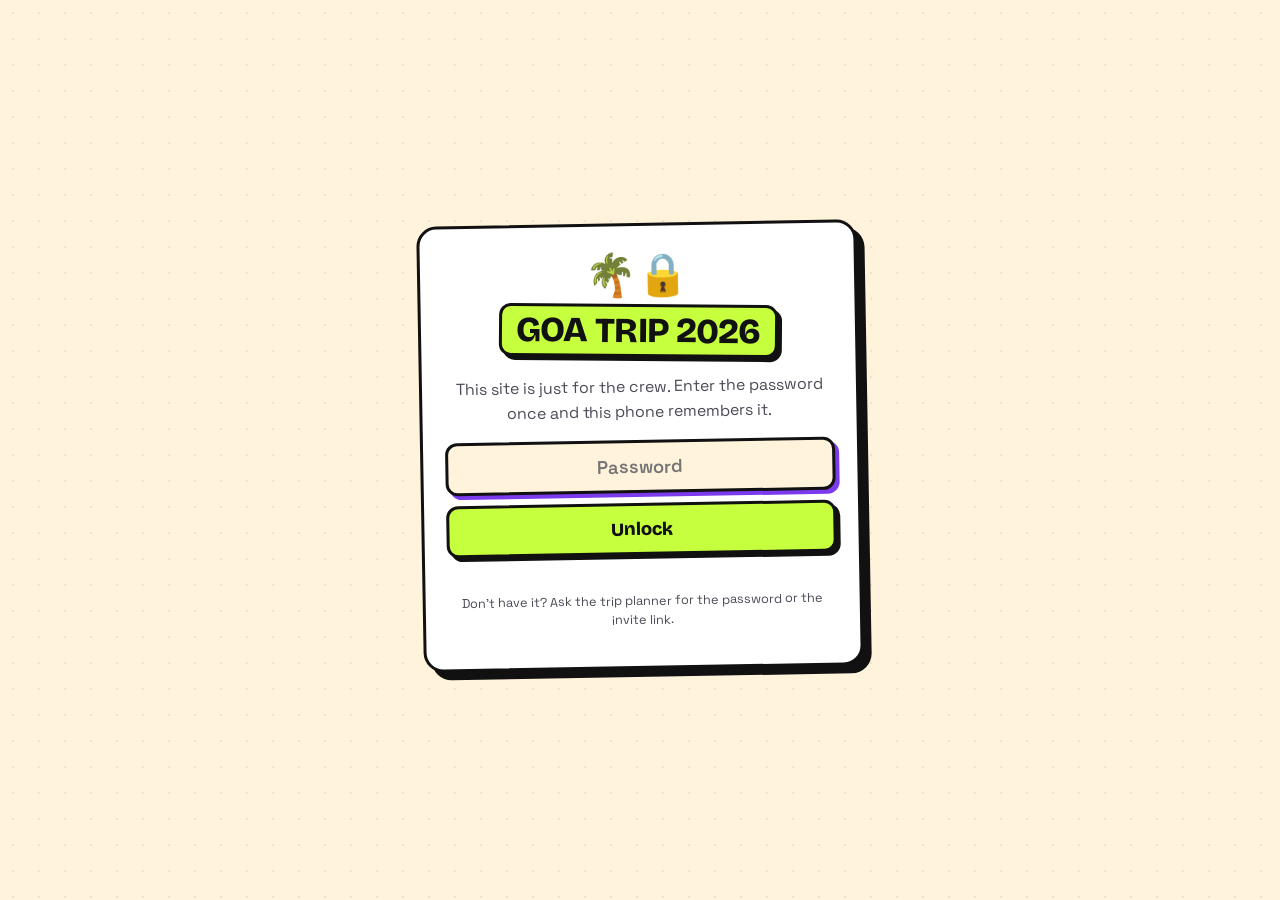
<file: index.html>
<!doctype html>
<html lang="en"><head><meta charset="utf-8"><meta name="viewport" content="width=device-width, initial-scale=1"><link rel="manifest" href="manifest.webmanifest"><link rel="apple-touch-icon" href="icons/apple-touch-icon.png"><meta name="theme-color" content="#c6ff3d"><meta name="apple-mobile-web-app-capable" content="yes"><meta name="mobile-web-app-capable" content="yes"><meta name="apple-mobile-web-app-title" content="Goa Trip"><meta name="apple-mobile-web-app-status-bar-style" content="default">
<title>Goa Trip</title>
<link rel="preconnect" href="https://fonts.googleapis.com"><link href="https://fonts.googleapis.com/css2?family=Bricolage+Grotesque:opsz,wght@12..96,800&family=Space+Grotesk:wght@400;500;600;700&display=swap" rel="stylesheet">
<script>document.write('<link rel="stylesheet" href="style.css?v='+Math.floor(Date.now()/60000)+'">')</script></head>
<body data-page="home"><main id="app"></main>
<script>var V=Math.floor(Date.now()/60000);document.write('<script src="data.enc.js?v='+V+'"><\/script><script src="gate.js?v='+V+'"><\/script>')</script></body></html>
</file>
<file: style.css>
:root{--bg:#fff3dc;--ink:#111;--bd:#111;--card:#fff;--pink:#8f5cff;--lime:#c6ff3d;--blue:#4a63ff;--yellow:#ffe14d;--orange:#ff7a3d;--cyan:#38e1ff;--muted:#4b4b57}
@media(prefers-color-scheme:dark){:root{--bg:#15121f;--ink:#fff;--bd:#f4efff;--card:#221d33;--muted:#b9b3cf}}
*{box-sizing:border-box;margin:0;padding:0}
body{background:var(--bg);color:var(--ink);font-family:"Space Grotesk",system-ui,sans-serif;line-height:1.55;background-image:radial-gradient(var(--bd) 1px,transparent 1.4px);background-size:26px 26px;background-position:0 0;background-blend-mode:normal}
body::before{content:"";position:fixed;inset:0;background:var(--bg);opacity:.93;z-index:-1}
h1,h2,h3{font-family:"Bricolage Grotesque",sans-serif;font-weight:800;line-height:1.02;letter-spacing:-.02em}
a{color:var(--ink);font-weight:700}
.wrap{max-width:1020px;margin:0 auto;padding:0 16px}
/* nav */
nav{position:sticky;top:0;z-index:20;background:var(--bg);border-bottom:3px solid var(--bd)}
nav .wrap{display:flex;align-items:center;gap:8px;min-height:64px;flex-wrap:wrap;padding-top:8px;padding-bottom:8px}
nav .logo{font:800 1.25rem "Bricolage Grotesque";text-decoration:none;white-space:nowrap;background:var(--pink);color:#111;border:3px solid var(--bd);border-radius:12px;padding:4px 12px;box-shadow:3px 3px 0 var(--bd);transform:rotate(-2deg);margin-right:8px}
nav a.l{padding:6px 14px;border:2px solid var(--bd);border-radius:999px;text-decoration:none;font-weight:700;font-size:.85rem;white-space:nowrap;background:var(--card)}
nav a.l:hover{background:var(--yellow);color:#111}nav a.on{background:var(--lime);color:#111;box-shadow:2px 2px 0 var(--bd)}
/* marquee */
.mq{background:#111;color:var(--lime);overflow:hidden;white-space:nowrap;border-bottom:3px solid var(--bd);font:800 .85rem "Bricolage Grotesque";letter-spacing:.08em;text-transform:uppercase}
.mq div{display:inline-block;padding:7px 0;animation:mq 28s linear infinite}
@keyframes mq{to{transform:translateX(-50%)}}
@media(prefers-reduced-motion:reduce){.mq div{animation:none}}
/* hero */
.hero{background:var(--pink);color:#111;padding:56px 0 64px;border-bottom:3px solid var(--bd);position:relative;overflow:hidden}
.hero h1{font-size:clamp(3.2rem,12.5vw,9rem);text-transform:uppercase;line-height:.88}
.hero h1 span{display:inline-block;background:var(--lime);border:4px solid #111;padding:0 .12em;transform:rotate(-2.5deg);box-shadow:8px 8px 0 #111}
.hero p{font-size:1.15rem;font-weight:600;margin-top:18px;max-width:560px}
.stk{display:inline-block;background:var(--yellow);color:#111;border:3px solid #111;border-radius:999px;padding:5px 14px;font-weight:800;font-size:.85rem;margin:14px 8px 0 0;box-shadow:3px 3px 0 #111}
.stk:nth-of-type(2n){background:var(--cyan);transform:rotate(2deg)}.stk:nth-of-type(3n){background:#fff;transform:rotate(-2deg)}
.cd{display:flex;gap:12px;margin-top:26px;flex-wrap:wrap;align-items:stretch}
.cd div{background:#111;color:var(--lime);border:3px solid #111;border-radius:16px;padding:10px 18px;min-width:84px;text-align:center;box-shadow:5px 5px 0 var(--yellow)}
.cd b{display:block;font:800 2.4rem "Bricolage Grotesque"}.cd span{font-size:.72rem;text-transform:uppercase;letter-spacing:.12em}
/* page head */
.ph{padding:40px 0 14px}.ph h1{font-size:clamp(2.4rem,9vw,4.6rem);text-transform:uppercase}
.ph p{display:inline-block;margin-top:12px;background:var(--yellow);color:#111;border:3px solid #111;border-radius:12px;padding:4px 14px;font-weight:700;transform:rotate(-1deg);box-shadow:4px 4px 0 var(--bd)}
section{padding:22px 0 40px}
.grid{display:grid;grid-template-columns:repeat(auto-fill,minmax(230px,1fr));gap:18px}
.card{background:var(--card);color:var(--ink);border:3px solid var(--bd);border-radius:20px;padding:18px;box-shadow:7px 7px 0 var(--bd)}
.card h3{margin-bottom:8px;font-size:1.35rem}.muted{color:var(--muted)}
.tile{display:block;text-decoration:none;color:#111;transition:transform .12s,box-shadow .12s}
.tile:hover{transform:translate(-3px,-3px);box-shadow:10px 10px 0 var(--bd)}
.tile .e{font-size:2.2rem}.tile h3{text-transform:uppercase}
.grid .tile:nth-child(1){background:var(--yellow)}.grid .tile:nth-child(2){background:var(--cyan)}.grid .tile:nth-child(3){background:var(--lime)}
.grid .tile:nth-child(4){background:var(--orange)}.grid .tile:nth-child(5){background:var(--pink)}.grid .tile:nth-child(6){background:#7dffb2}
.person{text-align:center}.av{width:84px;height:84px;border-radius:50%;margin:0 auto 10px;display:grid;place-items:center;font-size:2.3rem;background:var(--lime);border:3px solid var(--bd);box-shadow:3px 3px 0 var(--bd)}
.grid .person:nth-child(3n+2) .av{background:var(--pink)}.grid .person:nth-child(3n) .av{background:var(--cyan)}
.tag{display:inline-block;background:#111;color:var(--lime);border-radius:999px;font-size:.75rem;font-weight:800;padding:3px 12px;margin-top:8px;text-transform:uppercase;letter-spacing:.05em}
.day{margin-bottom:26px}.day h2{font-size:1.8rem;text-transform:uppercase}
.day .dt{display:inline-block;background:var(--pink);color:#111;border:2px solid #111;border-radius:8px;padding:0 10px;font-weight:800;margin:6px 0 10px}
.it{display:grid;grid-template-columns:78px 1fr;gap:12px;padding:10px 0;border-top:2px dashed var(--bd)}
.it time{font-weight:800;background:var(--lime);color:#111;border:2px solid #111;border-radius:8px;height:fit-content;padding:0 6px;text-align:center}
.kv{display:grid;grid-template-columns:130px 1fr;gap:8px 14px}.kv dt{font-weight:800;text-transform:uppercase;font-size:.8rem;color:var(--muted);padding-top:3px}
.big{font:800 2.6rem "Bricolage Grotesque"}
table{width:100%;border-collapse:collapse}th,td{text-align:left;padding:9px 10px;border-bottom:2px solid var(--bd)}
th{background:#111;color:var(--lime);font-size:.75rem;text-transform:uppercase;letter-spacing:.08em}td.r,th.r{text-align:right}.tw{overflow-x:auto;border-radius:12px}
.bar{height:16px;background:var(--card);border:2px solid var(--bd);border-radius:999px;overflow:hidden}.bar i{display:block;height:100%;background:repeating-linear-gradient(45deg,var(--pink) 0 10px,var(--yellow) 10px 20px)}
.pics{columns:3 220px;column-gap:16px}.pics figure{break-inside:avoid;margin-bottom:16px;background:var(--card);border:3px solid var(--bd);border-radius:16px;overflow:hidden;cursor:pointer;box-shadow:5px 5px 0 var(--bd)}
.pics figure:nth-child(odd){transform:rotate(-1deg)}.pics figure:nth-child(even){transform:rotate(1deg)}
.pics img{width:100%;display:block}.pics figcaption{padding:8px 12px;font-weight:600}
.ph0{aspect-ratio:4/3;display:grid;place-items:center;font-size:3rem;background:var(--yellow);border:3px solid var(--bd);border-radius:14px;margin-bottom:12px}
#lb{position:fixed;inset:0;background:rgba(0,0,0,.9);display:none;place-items:center;z-index:50;padding:20px}#lb.on{display:grid}#lb img{max-width:100%;max-height:88vh;border:4px solid #fff;border-radius:12px}
/* weather + packing */
.wx{display:grid;grid-template-columns:repeat(auto-fit,minmax(130px,1fr));gap:12px;margin-top:14px}
.wx div{border:3px solid #111;border-radius:14px;padding:10px;background:#fff;color:#111;text-align:center}
.wx div:nth-child(1){background:var(--orange)}.wx div:nth-child(2){background:var(--cyan)}.wx div:nth-child(3){background:var(--blue);color:#fff}.wx div:nth-child(4){background:var(--yellow)}.wx div:nth-child(5){background:var(--lime)}
.wx b{display:block;font:800 1.6rem "Bricolage Grotesque"}.wx span{font-size:.75rem;text-transform:uppercase;font-weight:700;letter-spacing:.06em}
.pk{display:grid;grid-template-columns:repeat(auto-fit,minmax(260px,1fr));gap:18px;margin-top:16px}
.check label{display:flex;gap:10px;padding:5px 0;cursor:pointer;font-weight:600}
.check input{accent-color:var(--pink);width:20px;height:20px;flex:none}
.check label:has(input:checked){text-decoration:line-through;opacity:.55}
.skip{background:#111;color:#fff;border-radius:14px;padding:12px 16px;margin-top:16px;font-weight:600}.skip b{color:var(--lime)}
.note{background:var(--yellow);color:#111;border:3px solid #111;border-radius:12px;padding:10px 14px;margin:12px 0;font-weight:600}
footer{text-align:center;padding:36px 16px 44px;font-weight:700;border-top:3px solid var(--bd);background:var(--lime);color:#111}
@media(max-width:560px){.kv{grid-template-columns:1fr}.it{grid-template-columns:64px 1fr}.card{box-shadow:5px 5px 0 var(--bd)}}
section.wrap{padding-top:22px;padding-bottom:30px}
.ph.wrap{padding-left:16px;padding-right:16px}

.grid .tile:nth-child(7){background:var(--pink)}
.btn2{font:800 1rem "Bricolage Grotesque";background:var(--lime);color:#111;border:3px solid var(--bd);border-radius:12px;padding:10px 18px;box-shadow:4px 4px 0 var(--bd);cursor:pointer;margin:4px 6px 4px 0}
.btn2:hover{transform:translate(-2px,-2px)}.btn2:disabled{opacity:.5;cursor:not-allowed}.btn2.alt{background:var(--yellow)}
.chk{display:flex;gap:10px;align-items:center;padding:6px 0;font-weight:600;cursor:pointer}.chk input{accent-color:var(--pink);width:20px;height:20px}
.stp{display:flex;align-items:center;gap:12px;padding:6px 0;font-weight:700}.stp span{min-width:60px}.stp b{font:800 1.4rem "Bricolage Grotesque";min-width:24px;text-align:center}
.stp button{width:36px;height:36px;border-radius:50%;border:3px solid var(--bd);background:var(--yellow);color:#111;font-size:1.2rem;font-weight:800;cursor:pointer}
.chip{font:700 .85rem "Space Grotesk";border:2px solid var(--bd);background:var(--card);color:var(--ink);border-radius:999px;padding:4px 14px;margin-right:6px;cursor:pointer}.chip.on{background:var(--lime);color:#111}
.rolecard{background:#111;color:#fff;border:3px solid var(--lime);border-radius:18px;padding:18px;text-align:center;box-shadow:6px 6px 0 var(--pink)}
.rolecard .re{font-size:3.4rem}.rolecard h3{color:var(--lime);text-transform:uppercase;font-size:1.8rem}

/* menu button + full menu (phones and small tablets) */
.mbtn{display:none;margin-left:auto;font:800 1rem "Bricolage Grotesque";background:var(--lime);color:#111;border:3px solid var(--bd);border-radius:12px;padding:8px 16px;box-shadow:3px 3px 0 var(--bd);cursor:pointer}
.menu{position:fixed;inset:0;z-index:60;background:rgba(0,0,0,.55);display:none}
.menu.on{display:block}
.menu .panel{position:absolute;top:0;left:0;right:0;max-height:100%;overflow:auto;background:var(--bg);border-bottom:3px solid var(--bd);padding:14px 16px 22px}
.menu .mh{display:flex;justify-content:space-between;align-items:center;margin-bottom:12px}
.menu .mh b{font:800 1.6rem "Bricolage Grotesque";text-transform:uppercase}
.menu .mh button{font:800 .95rem "Bricolage Grotesque";background:var(--yellow);color:#111;border:3px solid var(--bd);border-radius:12px;padding:6px 14px;cursor:pointer}
.menu .mg{display:grid;grid-template-columns:1fr 1fr;gap:12px}
.menu .mg a{display:flex;flex-direction:column;gap:2px;text-decoration:none;color:#111;font:800 1.1rem "Bricolage Grotesque";border:3px solid var(--bd);border-radius:16px;padding:12px 14px;box-shadow:4px 4px 0 var(--bd);min-height:78px}
.menu .mg a span{font-size:1.7rem;line-height:1}.menu .mg a small{font:700 .7rem "Space Grotesk";text-transform:uppercase;letter-spacing:.06em}
.menu .mg a:nth-child(8n+1){background:var(--lime)}.menu .mg a:nth-child(8n+2){background:var(--yellow)}.menu .mg a:nth-child(8n+3){background:var(--cyan)}.menu .mg a:nth-child(8n+4){background:var(--orange)}
.menu .mg a:nth-child(8n+5){background:var(--pink)}.menu .mg a:nth-child(8n+6){background:#7dffb2}.menu .mg a:nth-child(8n+7){background:var(--yellow)}.menu .mg a:nth-child(8n+8){background:var(--cyan)}
.menu .mg a.cur{outline:4px solid #111;outline-offset:2px}
@media(max-width:1100px){nav a.l{display:none}.mbtn{display:inline-flex}}
nav .wrap{max-width:1240px}nav a.l{padding:6px 12px}

.plgrid{display:grid;grid-template-columns:repeat(auto-fill,minmax(260px,1fr));gap:18px;margin-top:14px}
.pl .ple{font-size:2.4rem;line-height:1}.pl h3{margin-top:6px;text-transform:uppercase}
.plgrid .pl:nth-child(6n+1){background:var(--yellow);color:#111}.plgrid .pl:nth-child(6n+2){background:var(--cyan);color:#111}.plgrid .pl:nth-child(6n+3){background:var(--lime);color:#111}
.plgrid .pl:nth-child(6n+4){background:var(--orange);color:#111}.plgrid .pl:nth-child(6n+5){background:var(--pink);color:#111}.plgrid .pl:nth-child(6n+6){background:#7dffb2;color:#111}
.pl .muted{color:#2a2a33}.pl .tag{background:#111;color:var(--lime)}
.pbtns{display:flex;gap:8px;flex-wrap:wrap}
.pbtn{display:inline-block;text-decoration:none;font:800 .95rem "Bricolage Grotesque";border:3px solid #111;border-radius:12px;padding:8px 14px;box-shadow:3px 3px 0 #111}
.pbtn:hover{transform:translate(-2px,-2px)}.pbtn.sp{background:#1db954;color:#111}.pbtn.ytm{background:#ff3d3d;color:#fff}
.pl details{margin-top:10px}.pl summary{cursor:pointer;font-weight:700;font-size:.85rem}
.grid .tile:nth-child(8){background:var(--lime)}.grid .tile:nth-child(9){background:var(--cyan)}

.fitgrid{display:grid;grid-template-columns:repeat(auto-fill,minmax(280px,1fr));gap:20px;margin-top:14px}
.fit{padding:0;overflow:hidden;display:flex;flex-direction:column}
.fit .fph{display:block;aspect-ratio:3/4;overflow:hidden;border-bottom:3px solid var(--bd);background:var(--yellow)}
.fit .fph img{width:100%;height:100%;object-fit:cover;object-position:top;display:block}
.fit .fb{padding:16px}.fit h3{margin:8px 0 6px;font-size:1.3rem}
.pbtn.shop{background:var(--yellow);color:#111;font-size:.82rem;padding:6px 10px;box-shadow:2px 2px 0 #111}
.grid .tile:nth-child(10){background:var(--yellow)}

/* live expenses */
.livebar{display:flex;justify-content:space-between;align-items:center;gap:8px;font-weight:700;margin-bottom:12px;flex-wrap:wrap}
.dot{display:inline-block;width:10px;height:10px;border-radius:50%;background:#18c964;margin-right:6px;box-shadow:0 0 0 3px rgba(24,201,100,.3)}
.bal{display:grid;grid-template-columns:90px 1fr auto;gap:8px;align-items:center;padding:8px 0;border-top:2px dashed var(--bd)}
.bal .pos{color:#0a8f3c}.bal .neg{color:#d12b2b}
@media(max-width:560px){.bal{grid-template-columns:1fr auto}.bal .muted{grid-column:1/-1;order:3;font-size:.8rem}}
.dayh{font:800 1rem "Bricolage Grotesque";background:var(--yellow);color:#111;border:2px solid #111;border-radius:8px;display:inline-block;padding:0 10px;margin:12px 0 4px}
.exp{display:flex;justify-content:space-between;gap:10px;padding:8px 0;border-top:2px dashed var(--bd)}.ex2{display:flex;align-items:center;gap:8px;white-space:nowrap}
.x{border:2px solid var(--bd);background:var(--card);color:var(--ink);border-radius:8px;width:28px;height:28px;cursor:pointer;font-weight:800}
.sheetbg{position:fixed;inset:0;background:rgba(0,0,0,.55);z-index:70;display:flex;align-items:flex-end;justify-content:center}
.sheet{background:var(--bg);color:var(--ink);width:100%;max-width:520px;max-height:92vh;overflow:auto;border:3px solid var(--bd);border-radius:20px 20px 0 0;padding:16px 16px 22px}
.sheet .mh{display:flex;justify-content:space-between;align-items:center;margin-bottom:6px}.sheet .mh b{font:800 1.5rem "Bricolage Grotesque";text-transform:uppercase}
.sheet .mh button{font:800 1rem sans-serif;border:3px solid var(--bd);background:var(--yellow);color:#111;border-radius:10px;padding:2px 10px;cursor:pointer}
.sheet .lab{font-weight:800;margin:10px 0 6px}.sheet input[type=text],.sheet input[type=number],#codein,#upi-in{width:100%;font:600 1.1rem "Space Grotesk";padding:10px 12px;border:3px solid var(--bd);border-radius:12px;background:var(--card);color:var(--ink)}
#codein{margin:6px 0 10px}.sheet .chip{margin-bottom:6px}.ferr{color:#d12b2b;font-weight:700;margin:8px 0}
.ftabs{display:flex;gap:8px;margin:4px 0 20px}.ftabs .chip{text-decoration:none;font-size:1rem;padding:8px 20px;box-shadow:3px 3px 0 var(--bd)}
.pbtn.pin{background:#e60023;color:#fff}.pbtn.igb{background:linear-gradient(45deg,#f9a03f,#e1306c,#833ab4);color:#fff}
.toes{display:flex;flex-wrap:wrap;gap:12px}.toes span{display:flex;align-items:center;gap:8px;font-weight:700;border:2px solid var(--bd);border-radius:999px;padding:4px 14px 4px 6px}.toes i{width:22px;height:22px;border-radius:50%;border:2px solid #111;display:inline-block}
.toecard{display:grid;grid-template-columns:200px 1fr;gap:18px;align-items:center}.toecard img{width:100%;aspect-ratio:1;object-fit:cover;border:3px solid var(--bd);border-radius:14px;display:block}
@media(max-width:560px){.toecard{grid-template-columns:1fr}}
.fchome{display:grid;grid-template-columns:repeat(auto-fit,minmax(280px,1fr));gap:20px;margin-top:22px}
.fctile{text-decoration:none;color:inherit}.fctile .fph{aspect-ratio:4/3}.fctile:hover{transform:translate(-3px,-3px);box-shadow:10px 10px 0 var(--bd)}
.fctile p{font-weight:400}.fctile h3{font-size:1.5rem}
.gtile{text-decoration:none;display:block}.gtile p{font-weight:500;margin-top:6px}.gtile .e{font-size:2.6rem}
.ctimer{font-size:4.5rem;margin:8px 0}.ctimer.low{color:#d12b2b;animation:pulse 1s infinite}@keyframes pulse{50%{transform:scale(1.08)}}
.wsel{width:100%;font:600 1rem "Space Grotesk";border:3px solid var(--bd);border-radius:12px;padding:10px;background:var(--card);color:var(--ink)}
.wwrap{position:relative;width:min(340px,100%);margin:14px auto 16px}.wheel{width:100%;display:block;border-radius:50%;position:relative;z-index:1}.wwrap::before{content:"";position:absolute;inset:0;border-radius:50%;background:var(--bd);transform:translate(6px,6px)}
.wptr{position:absolute;top:-6px;left:50%;transform:translateX(-50%);width:0;height:0;border-left:16px solid transparent;border-right:16px solid transparent;border-top:30px solid #d12b2b;z-index:2;filter:drop-shadow(2px 2px 0 #111)}
@media(prefers-reduced-motion:reduce){.ctimer.low{animation:none}}
.pcard{margin:0 0 16px}.pcard.on{display:flex;flex-wrap:wrap;gap:8px;align-items:center;justify-content:space-between;padding:10px 14px;background:var(--lime);color:#111}.pcard.on .chip{margin:2px 0 2px 6px}.pcard.on p{flex-basis:100%;margin:0}
.pcard ol li{margin:4px 0}
.owe{display:flex;flex-wrap:wrap;gap:8px;align-items:center;justify-content:space-between;padding:8px 0;border-top:2px dashed var(--bd)}
.appr{margin:0 0 16px;background:var(--yellow);color:#111;border-color:#111}.appr .muted{color:#333}
.appr.wait{display:flex;flex-wrap:wrap;gap:8px;align-items:center;justify-content:space-between;padding:10px 14px;background:var(--card);color:var(--ink)}
.flash{animation:flash 1.2s 2}@keyframes flash{50%{box-shadow:0 0 0 6px var(--pink)}}
.chip:disabled{opacity:.35;cursor:not-allowed}
.addrow{display:flex;justify-content:flex-end;margin:-6px 0 12px}.addrow .btn2{margin:0;font-size:1.05rem;padding:10px 20px}
.paybtns{flex-basis:100%;display:flex;flex-wrap:wrap;gap:8px;margin-top:2px}
.pay{display:inline-flex;align-items:center;text-decoration:none;font:800 .9rem "Space Grotesk";color:#fff;border:2px solid var(--bd);border-radius:999px;padding:6px 14px;box-shadow:2px 2px 0 var(--bd)}
.pay.pp{background:#5f259f}.pay.gp{background:#1a73e8}
.upis{display:flex;flex-wrap:wrap;gap:6px}.upis span{border:2px solid var(--bd);border-radius:999px;padding:2px 10px;font-weight:700;font-size:.85rem;opacity:.55}.upis span.on{opacity:1;background:var(--lime);color:#111}
.upirow{display:flex;gap:8px;align-items:center}.upirow input{flex:1;min-width:0}.upirow .btn2{margin:0}
.payhint{flex-basis:100%;font-size:.8rem;color:var(--muted)}
/* ---- The Damage: decluttered, mobile-first ---- */
.dmg .topbar{display:flex;align-items:center;gap:8px;margin:0 0 14px}.dmg .topbar .live{flex:1;min-width:0;font-size:.82rem;font-weight:600;color:var(--muted);display:flex;align-items:center;gap:6px;white-space:nowrap;overflow:hidden;text-overflow:ellipsis}
.dmg .topbar .btn2{margin:0;padding:9px 16px;font-size:1rem;white-space:nowrap}.dmg .chip.ico{margin:0;padding:6px 12px;font-size:1rem}
.dmg .tiles{display:grid;grid-template-columns:repeat(auto-fit,minmax(100px,1fr));gap:10px;margin-bottom:14px}
.dmg .tile2{background:var(--card);border:3px solid var(--bd);border-radius:16px;padding:10px 12px;box-shadow:4px 4px 0 var(--bd);display:flex;flex-direction:column;min-width:0}
.dmg .tile2 span{font-size:.75rem;font-weight:700;color:var(--muted);text-transform:uppercase;letter-spacing:.04em;white-space:nowrap;overflow:hidden;text-overflow:ellipsis}
.dmg .tile2 b{font:800 1.45rem "Bricolage Grotesque";line-height:1.2;margin:2px 0}.dmg .tile2 small{font-size:.75rem;color:var(--muted)}
.dmg .tile2.pos b{color:#1a8f3c}.dmg .tile2.neg b{color:#d12b2b}
.dmg .card{margin-bottom:12px}.dmg .exps h3{margin-bottom:4px}
.dmg .sec{padding:0;overflow:hidden}
.dmg .sec>summary{list-style:none;display:flex;align-items:center;gap:10px;padding:14px 16px;cursor:pointer;user-select:none}
.dmg .sec>summary::-webkit-details-marker{display:none}
.dmg .sec>summary .st{font:800 1.05rem "Bricolage Grotesque";white-space:nowrap}
.dmg .sec>summary .ss{flex:1;text-align:right;font-size:.82rem;font-weight:600;color:var(--muted);white-space:nowrap;overflow:hidden;text-overflow:ellipsis}
.dmg .sec>summary::after{content:"▾";font-size:1rem;transition:transform .15s}.dmg .sec[open]>summary::after{transform:rotate(180deg)}
.dmg .sec[open]>summary{border-bottom:2px dashed var(--bd)}
.dmg .sec>.sb{padding:12px 16px 16px}
.dmg .sb>.card{border:0;box-shadow:none;padding:0;margin:0;background:none;color:inherit}.dmg .sb>.card>h3:first-child{display:none}
.dmg .sb .pcard.on{background:none;padding:0}
.dmg .exp{padding:10px 0}.dmg .dayh{margin-top:10px}
@media(max-width:560px){
  body[data-page="budget"] .ph{padding-top:22px;padding-bottom:8px}
  body[data-page="budget"] .ph h1{font-size:2.3rem}
  body[data-page="budget"] .ph p{font-size:.85rem;margin-top:8px;padding:3px 10px}
  .dmg .card{padding:14px;border-radius:16px;box-shadow:4px 4px 0 var(--bd)}
  .dmg .sec{padding:0}
  .dmg .tiles{gap:8px}.dmg .tile2{padding:8px 10px}.dmg .tile2 b{font-size:1.15rem}
  .dmg .exp .ex1 b{font-size:.95rem}.dmg .exp .ex2 b{font-size:1rem;white-space:nowrap}
  .dmg .owe{font-size:.95rem}.dmg .bal{font-size:.95rem}
  .dmg .big{font-size:1.9rem}
  .dmg .chip{padding:6px 12px;font-size:.85rem;margin-bottom:4px}
  .dmg .appr h3{font-size:1.05rem}.dmg .appr .btn2{padding:8px 14px;font-size:.95rem}
}
.dmg .owe>span:first-child{flex-basis:100%}
.delbox{background:var(--bg);border:2px dashed var(--bd);border-radius:12px;padding:10px 12px;margin-top:4px}
#d-why{width:100%;font:600 1rem "Space Grotesk";padding:10px 12px;border:3px solid var(--bd);border-radius:12px;background:var(--card);color:var(--ink);margin-top:8px;resize:vertical}
.delbtns{display:flex;gap:8px;flex-wrap:wrap}.btn2.danger{background:#d12b2b;color:#fff}
.delwhy{font-size:.8rem;margin-top:2px;color:var(--ink)}
/* The Damage: ⚙️ Options sheet (balances, budget, notifications, UPI, deleted, export) */
.dmg .topbar .optbtn{font-weight:800;background:var(--yellow);color:#111;white-space:nowrap}
.msheet .mh{gap:8px}.msheet .mh b{flex:1;min-width:0;white-space:nowrap;overflow:hidden;text-overflow:ellipsis;font-size:1.25rem}
.msheet .mback{font:800 .95rem "Bricolage Grotesque";border:3px solid var(--bd);background:var(--card);color:var(--ink);border-radius:10px;padding:4px 10px;cursor:pointer;white-space:nowrap}
.mlist{display:flex;flex-direction:column;gap:10px;margin-top:10px}
.mrow{display:flex;align-items:center;gap:12px;width:100%;text-align:left;background:var(--card);color:var(--ink);border:3px solid var(--bd);border-radius:14px;padding:12px 14px;box-shadow:3px 3px 0 var(--bd);cursor:pointer;font:inherit}
.mrow:active{transform:translate(2px,2px);box-shadow:1px 1px 0 var(--bd)}
.mrow .mi{font-size:1.4rem;width:30px;text-align:center;flex:none}
.mrow .mt{flex:1;min-width:0;display:flex;flex-direction:column}
.mrow .mt b{font:800 1.05rem "Bricolage Grotesque"}
.mrow .mt small{font-size:.8rem;font-weight:600;color:var(--muted);white-space:nowrap;overflow:hidden;text-overflow:ellipsis}
.mrow .ma{font:800 1.4rem sans-serif;color:var(--muted)}
.mpanel{margin-top:10px}
.mpanel.dmg>.card{border:0;box-shadow:none;padding:0;margin:0;background:none;color:inherit}
.mpanel.dmg>.card>h3:first-child{display:none}
.mpanel .pcard.on{background:none;padding:0}
@media(max-width:400px){.dmg .topbar{gap:6px}.dmg .topbar .btn2{padding:9px 12px;font-size:.95rem}.dmg .topbar .optbtn{padding:6px 10px}}
.dmg .topbar button.live{background:none;border:0;padding:0;font:inherit;font-size:.82rem;font-weight:600;color:var(--muted);cursor:pointer;text-align:left}
/* Site password gate (gate.js) */
.gate{min-height:100vh;min-height:100svh;display:flex;align-items:center;justify-content:center;padding-top:24px;padding-bottom:24px}
.gate .card{max-width:440px;width:100%;text-align:center;padding:28px 22px;transform:rotate(-1deg);box-shadow:8px 8px 0 var(--bd)}
.gate .gate-ic{font-size:2.6rem;line-height:1;margin-bottom:8px}
.gate h1{font:800 2.2rem "Bricolage Grotesque";text-transform:uppercase;line-height:1;margin:0 0 10px;display:inline-block;background:var(--lime);color:#111;border:3px solid var(--bd);border-radius:12px;padding:6px 14px;box-shadow:4px 4px 0 var(--bd);transform:rotate(1.5deg)}
.gate p.muted{margin:8px 0}
.gate form{display:flex;flex-direction:column;gap:10px;margin:16px 0 4px}
.gate #gate-pw{width:100%;font:600 1.15rem "Space Grotesk";padding:12px 14px;border:3px solid var(--bd);border-radius:12px;background:var(--bg);color:var(--ink);text-align:center}
.gate #gate-pw:focus{outline:none;box-shadow:4px 4px 0 var(--violet,#7c3aed)}
.gate .btn2{margin:0;width:100%;font-size:1.15rem;padding:12px}
.gate .ferr{min-height:1.2em}
/* Core Memories: shared Google Photos album */
.mem .albc{text-align:center;padding:28px 20px;background:var(--cyan);color:#111}
.mem .albc .albic{font-size:3rem;line-height:1}
.mem .albc h2{font:800 1.9rem "Bricolage Grotesque";text-transform:uppercase;margin:8px 0 6px}
.mem .albc .muted{color:#1d1d24;max-width:460px;margin:0 auto}
.mem .albbtns{display:flex;flex-wrap:wrap;gap:10px;justify-content:center;margin-top:16px}
.mem .albbtns .btn2{margin:0;text-decoration:none;font-size:1.1rem;padding:12px 20px}
.mem .btn2.off{opacity:.6;cursor:default;background:#fff}
.mem .ostabs{display:flex;gap:8px;margin:8px 0 6px}.mem .ostabs .chip{font-size:.95rem;padding:6px 16px}
.mem ol.steps{margin:10px 0 0 22px;display:grid;gap:8px}
.mem ul.tips{margin:6px 0 0 20px;display:grid;gap:6px}
.mem .card{margin-bottom:18px}
</file>
